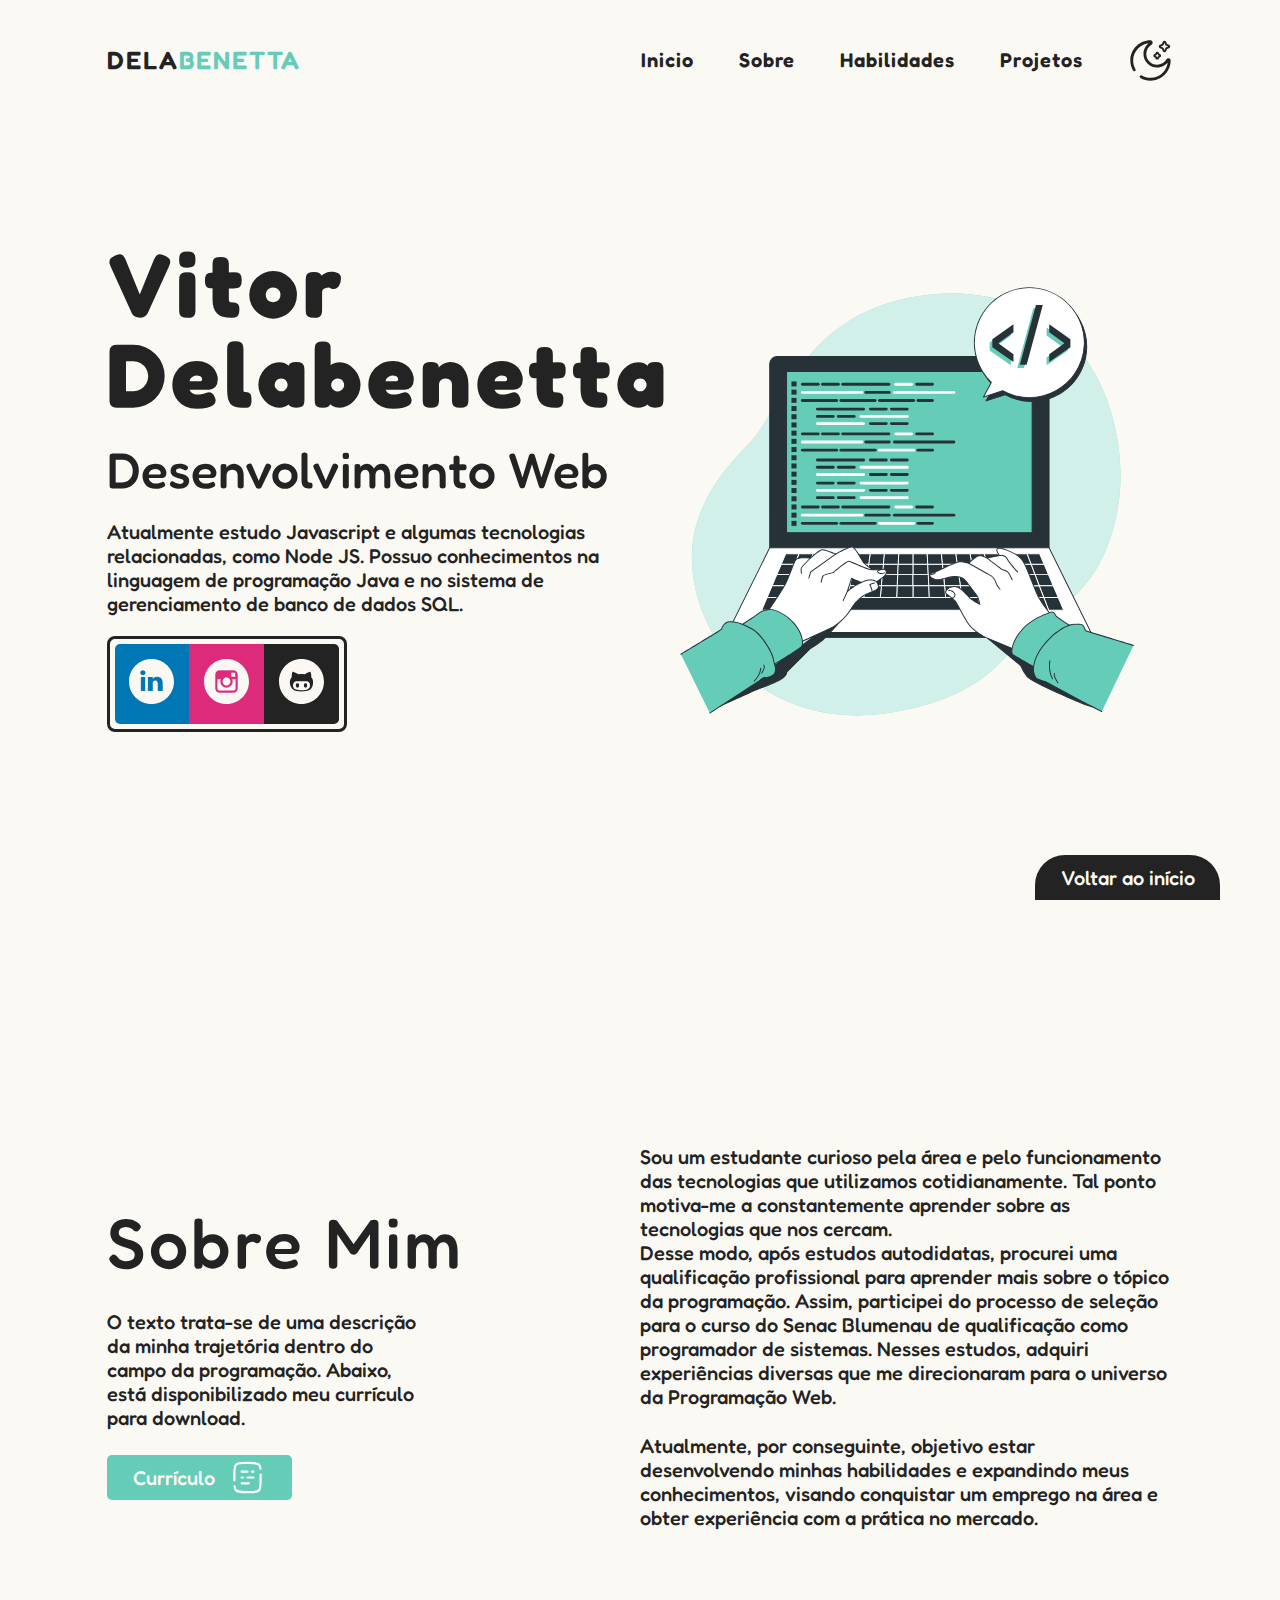
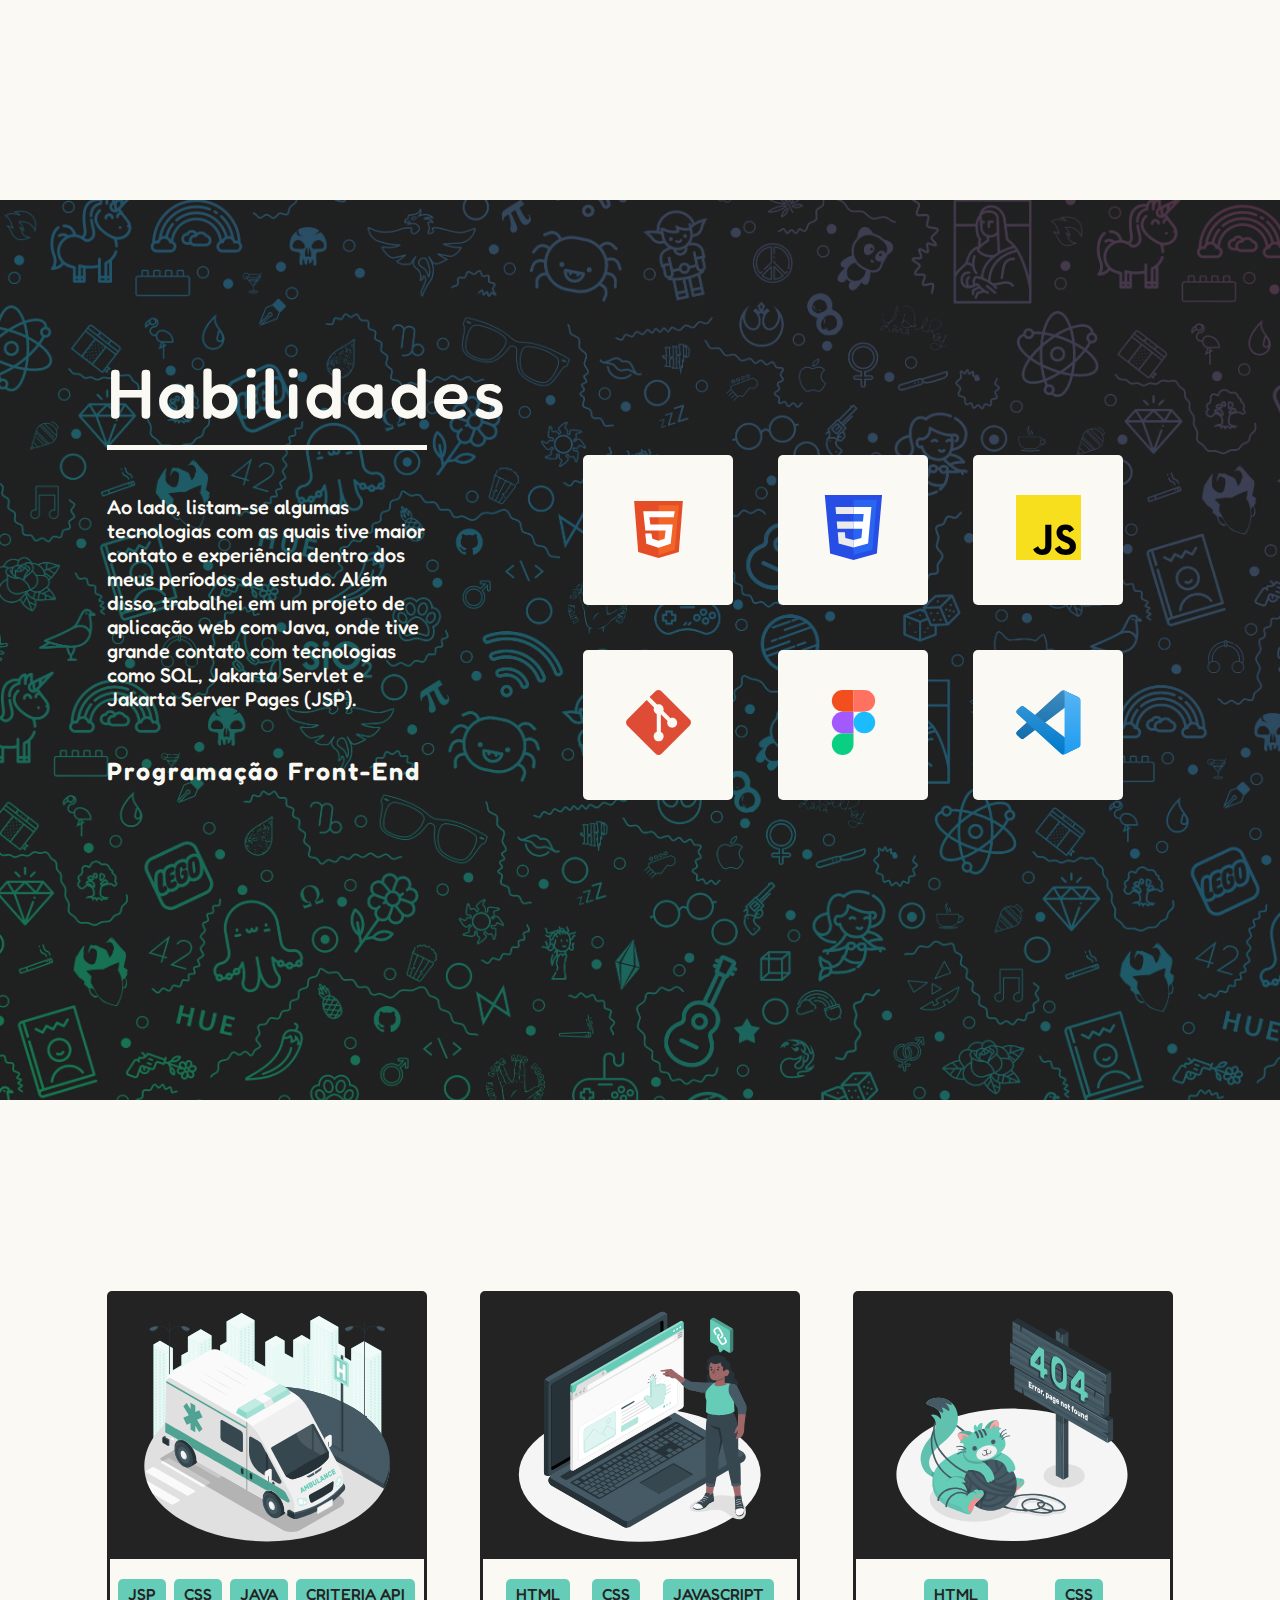
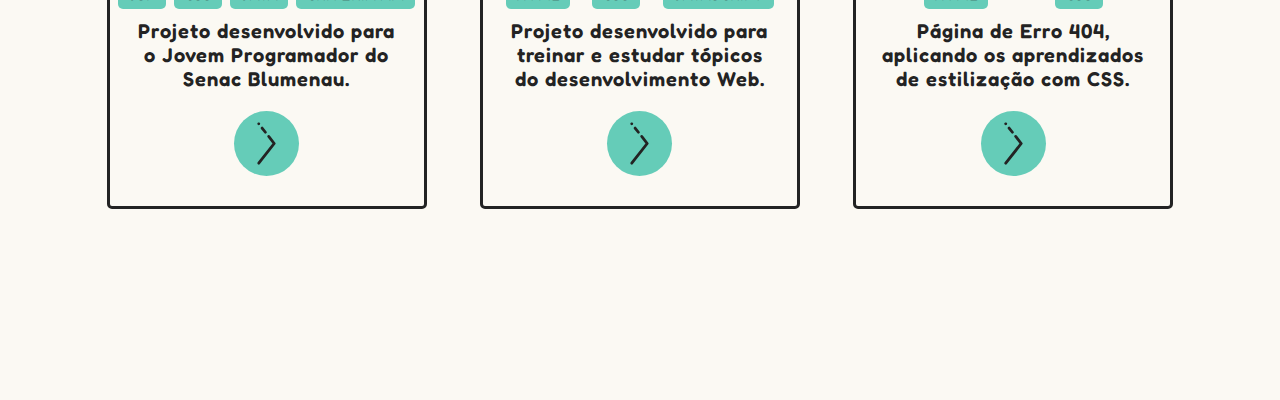
<file: index.html>
<!DOCTYPE html>
<html lang="pt-br">
<head>
    <title>Portfólio | Front-End</title>
    <meta name="description" content="Projeto de portfólio pessoal desenvolvido utilizando HTML, CSS e JavaScript.">
    <meta charset="UTF-8">
    <meta http-equiv="X-UA-Compatible" content="IE=edge">
    <meta name="viewport" content="width=device-width, initial-scale=1.0">
    <meta name="author" content="Gabriel Delabenetta">
    <link rel="stylesheet" type="text/css" href="./assets/estilos/padroes.css">
    <link rel="stylesheet" type="text/css" href="./assets/estilos/inicial.css">
</head>
<body>
    <header id="cabecalho">
        <p class="texto-especial">Dela<span>benetta</span></p>
        <nav class="barra-navegacao">
            <a href="#cabecalho" class="texto-enfase">Inicio</a>
            <a href="#sobre" class="texto-enfase">Sobre</a>
            <a href="#habilidades" class="texto-enfase">Habilidades</a>
            <a href="#projetos" class="texto-enfase">Projetos</a>
            <img src="./assets/imagens/icone-lua.svg" id="icone" class="icone">
        </nav>
    </header>
    <main>
        <div id="botao-subir">
            <a href="#cabecalho" class="texto">Voltar ao início</a>
        </div>
        <section id="inicio" class="template-grid">
            <div class="conteudo-esquerda">
                <h1 class="titulo">Vitor Delabenetta</h1>
                <h2 class="subtitulo">Desenvolvimento Web</h2>
                <p class="texto">Atualmente estudo Javascript e algumas tecnologias relacionadas, como Node JS. Possuo conhecimentos na linguagem de programação Java e no sistema de gerenciamento de banco de dados SQL.</p>
                <div class="redes-sociais">
                    <div class="fundo-linkedin">
                        <a href="https://www.linkedin.com/in/gabriel-delabenetta/" target="_blank"><img src="./assets/imagens/logo-linkedin.svg" class="icone"></a>
                    </div>
                    <div class="fundo-instagram">
                        <a href="https://www.instagram.com/invites/contact/?i=uyo65s6sqplr&" target="_blank"><img src="./assets/imagens/logo-instagram.svg" class="icone"></a>
                    </div>
                    <div class="fundo-github">
                        <a href="https://github.com/VitorDelabenetta"><img src="./assets/imagens/logo-github.svg" class="icone"></a>
                    </div>
                </div>
            </div>
            <div class="conteudo-direita">
                <img src="./assets/imagens/ilustracao-inicial.svg" alt="ilustracao-tecnologia">
            </div>
        </section>
        <section id="sobre" class="template-grid">
            <div class="conteudo-esquerda">
                <h2 class="subtitulo-especial">Sobre Mim</h2>
                <p class="texto">O texto trata-se de uma descrição da minha trajetória dentro do campo da programação. Abaixo, está disponibilizado meu currículo para download.</p>
                <a href="./assets/curriculo/vitor_delabenetta_curriculo.pdf" download="vitor_delabenetta_curriculo" class="texto">Currículo<img src="./assets/imagens/icone-curriculo.svg" id="icone-curriculo" class="icone"></a>
            </div>
            <div class="conteudo-direita">
                <p class="texto">Sou um estudante curioso pela área e pelo funcionamento das tecnologias que utilizamos cotidianamente. Tal ponto motiva-me a constantemente aprender sobre as tecnologias que nos cercam. <br> Desse modo, após estudos autodidatas, procurei uma qualificação profissional para aprender mais sobre o tópico da programação. Assim, participei do processo de seleção para o curso do Senac Blumenau de qualificação como programador de sistemas. Nesses estudos, adquiri experiências diversas que me direcionaram para o universo da Programação Web.</p>
                <p class="texto">Atualmente, por conseguinte, objetivo estar desenvolvendo minhas habilidades e expandindo meus conhecimentos, visando conquistar um emprego na área e obter experiência com a prática no mercado.</p>
            </div>
        </section>
        <section id="habilidades" class="template-grid">
            <div class="descricao">
                <h2 class="subtitulo-especial">Habilidades</h2>
                <p class="texto">Ao lado, listam-se algumas tecnologias com as quais tive maior contato e experiência dentro dos meus períodos de estudo. Além disso, trabalhei em um projeto de aplicação web com Java, onde tive grande contato com tecnologias como SQL, Jakarta Servlet e Jakarta Server Pages (JSP).</p>
                <p class="texto-especial">Programação Front-End</p>
            </div>
            <div class="tecnologias">
                <div class="agrupamento-superior">
                    <div class="fundo-html">
                        <img src="./assets/imagens/logo-html.svg" class="icone">
                        <p class="texto-enfase">Html</p>
                    </div>
                    <div class="fundo-css">
                        <img src="./assets/imagens/logo-css.svg" class="icone">
                        <p class="texto-enfase">Css</p>
                    </div>
                    <div class="fundo-javascript">
                        <img src="./assets/imagens/logo-javascript.svg" class="icone">
                        <p class="texto-enfase">Javascript</p>
                    </div>
                </div>
                <div class="agrupamento-inferior">
                    <div class="fundo-git">
                        <img src="./assets/imagens/logo-git.svg" class="icone">
                        <p class="texto-enfase">Git</p>
                    </div>
                    <div class="fundo-figma">
                        <img src="./assets/imagens/logo-figma.svg" class="icone">
                        <p class="texto-enfase">Figma</p>
                    </div>
                    <div class="fundo-vscode">
                        <img src="./assets/imagens/logo-vscode.svg" class="icone">
                        <p class="texto-enfase">Vs Code</p>
                    </div>
                </div>
            </div>
        </section>
        <section id="projetos" class="template-grid">
            <div class="agrupamento-projetos">
                <div class="card-projeto">
                    <div class="card-imagem">
                        <img src="./assets/imagens/projeto-mediconnect.svg">
                    </div>
                    <div class="card-conteudo">
                        <div class="tecnologias">
                            <span class="etiqueta-html texto">Jsp</span>
                            <span class="etiqueta-css texto">Css</span>
                            <span class="etiqueta-java texto">Java</span>
                            <span class="etiqueta-sql texto">Criteria API</span>
                        </div>
                        <p class="descricao texto-enfase">Projeto desenvolvido para o Jovem Programador do Senac Blumenau.</p>
                        <div class="botao">
                            <a href="https://github.com/Dev2Health/MediConnect" target="_blank"><img src="./assets/imagens/icone-seta.svg" class="icone"></a>
                        </div>
                    </div>
                </div>
                <div class="card-projeto">
                    <div class="card-imagem">
                        <img src="./assets/imagens/projeto-web.svg">
                    </div>
                    <div class="card-conteudo">
                        <div class="tecnologias">
                            <span class="etiqueta-html texto">Html</span>
                            <span class="etiqueta-css texto">Css</span>
                            <span class="etiqueta-javascript texto">Javascript</span>
                        </div>
                        <p class="descricao texto-enfase">Projeto desenvolvido para treinar e estudar tópicos do desenvolvimento Web.</p>
                        <div class="botao">
                            <a href="https://github.com/VitorDelabenetta/Web-Page" target="_blank"><img src="./assets/imagens/icone-seta.svg" class="icone"></a>
                        </div>
                    </div>
                </div>
                <div class="card-projeto">
                    <div class="card-imagem">
                        <img src="./assets/imagens/projeto-error.svg">
                    </div>
                    <div class="card-conteudo">
                        <div class="tecnologias">
                            <span class="etiqueta-html texto">Html</span>
                            <span class="etiqueta-css texto">Css</span>
                        </div>
                        <p class="descricao texto-enfase">Página de Erro 404, aplicando os aprendizados de estilização com CSS.</p>
                        <div class="botao">
                            <a href="https://github.com/VitorDelabenetta/404-Page" target="_blank"><img src="./assets/imagens/icone-seta.svg" class="icone"></a>
                        </div>
                    </div>
                </div>
            </div>
        </section>
    </main>
    <script src="./assets/scripts/inicial.js"></script>
</body>
</html>
</file>
<file: assets/estilos/padroes.css>
@import url('https://fonts.googleapis.com/css2?family=Fredoka:wght@500;600;700&display=swap');

* {
    margin: 0;
    padding: 0;
    text-decoration: none;
    border-style: none;
    box-sizing: border-box;
}

html {
    scroll-behavior: smooth;
}

:root {
    /* coloração */
    --cor-principal: #FBF9F3;
    --cor-secundaria: #232323;
    --gradiente-tecnologias: linear-gradient(#2323238c, #2323238c);
    --cinza: #CCCCCC;
    --cinza-escuro: #8c8c8c;
    --verde: #65CCB8;
    /* fonte */
    --fonte: 'Fredoka', sans-serif;
}

.tema-escuro {
    --cor-principal: #232323;
    --cor-secundaria: #FBF9F3;
    --gradiente-tecnologias: linear-gradient(#65CCB7AE, #65CCB7AE);

    & #icone-curriculo {
        filter: brightness(0);
    }
}

::selection {
    background-color: var(--cinza);
}

/* padronização dos textos */

.texto {
    font-family: var(--fonte);
    font-weight: 500;
    font-size: 20px;
}

.texto-especial {
    font-family: var(--fonte);
    font-weight: 600;
    font-size: 25px;
    letter-spacing: 2px;
}

.texto-enfase {
    font-family: var(--fonte);
    font-weight: 600;
    font-size: 20px;
    letter-spacing: 1px;
}

.titulo {
    font-family: var(--fonte);
    font-weight: 700;
    font-size: 90px;
    letter-spacing: 5px;
    line-height: 1;
}

.subtitulo {
    font-family: var(--fonte);
    font-weight: 500;
    font-size: 50px;
}

.subtitulo-especial {
    font-family: var(--fonte);
    font-weight: 500;
    font-size: 70px;
    letter-spacing: 3px;
}

/* posicionamentos do grid */

.template-grid {
    display: grid;
    grid-template-columns: repeat(12, 1fr);
    width: 100vw;
}

.conteudo-esquerda {
    grid-column: 2 / 7;
}

.conteudo-direita {
    grid-column: 7 / 12;
}

/* ícones */

.icone {
    height: 45px;
    cursor: pointer;
}

.icone-pequeno {
    height: 30px;
}
</file>
<file: assets/estilos/inicial.css>
body {
    background-color: var(--cor-principal);
    color: var(--cor-secundaria);
}

section {
	min-height: 720px;
    height: 100vh;
}

#botao-subir {
    display: flex;
    justify-content: center;
    align-items: center;
    position: fixed;
    bottom: 0;
    right: 60px;
    width: 185px;
    height: 45px;
    border-radius: 30px 30px 0 0;
    background-color: var(--cor-secundaria);
}

#botao-subir a {
    color: var(--cor-principal);
}

/* cabeçalho */

#cabecalho {
    display: flex;
    align-items: center;
    justify-content: space-between;
    height: 120px;
    margin: 0 8.33vw;
}

#cabecalho .texto-especial {
    text-transform: uppercase;
}

#cabecalho .texto-especial span {
    color: var(--verde);
}

#cabecalho .barra-navegacao {
    display: flex;
    align-items: center;
    gap: 45px;
}

#cabecalho .barra-navegacao a {
    color: var(--cor-secundaria);
}

#cabecalho .barra-navegacao a:hover {
    border-bottom: 3px solid var(--verde);
    padding-top: 3px;
}

/* início */

#inicio {
    height: calc(100vh - 120px);
    align-items: center;
}

#inicio .conteudo-esquerda {
    display: flex;
    flex-direction: column;
    gap: 20px;
    padding-bottom: 50px;
}

#inicio .conteudo-direita {
    display: flex;
    align-items: center;
    justify-content: center;
}

#inicio .conteudo-direita img {
    width: 90%;
}

.redes-sociais {
    display: flex;
    width: 240px;
    border: 3px solid var(--cor-secundaria);
    border-radius: 8px;
    padding: 5px;
}

.redes-sociais [class*="fundo-"] {
    display: flex;
    align-items: center;
    justify-content: center;
    height: 80px;
    width: 80px;
}

.redes-sociais [class*="fundo-"]:nth-child(1) {
    background-color: #0077B5;
    border-radius: 5px 0 0 5px;
}

.redes-sociais [class*="fundo-"]:nth-child(2) {
    background: #DD2A7B;
}

.redes-sociais [class*="fundo-"]:nth-child(3) {
    background-color: #232323;
    border-radius: 0 5px 5px 0;
}

/* sobre */

#sobre [class*="conteudo-"] {
    display: flex;
    flex-direction: column;
    justify-content: center;
}

#sobre .conteudo-esquerda p {
    width: 25vw;
    padding: 25px 0;
}

#sobre .conteudo-esquerda a {
    display: flex;
    align-items: center;
    justify-content: center;
    gap: 15px;
    width: 185px;
    height: 45px;
    border-radius: 5px;
    color: var(--cor-principal);
    background-color: var(--verde);
}

#sobre .conteudo-esquerda a img {
    width: 35px;
}

#icone-curriculo {
    filter: brightness(100);
}

#sobre .conteudo-direita .texto {
    padding-bottom: 25px;
}

/* tecnologias */

#habilidades {
    background: var(--gradiente-tecnologias),url("../imagens/background.jpg");
    background-size: 140%;
    color: var(--cor-principal);
}

#habilidades .descricao {
    grid-column: 2 / 5;
    margin-top: 16.66vh;
    display: flex;
    flex-direction: column;
    gap: 45px;
}

#habilidades .descricao .subtitulo-especial {
    padding-bottom: 10px;
    border-bottom: 5px solid var(--cor-principal);
}

#habilidades .tecnologias {
    grid-column: 6 / 12;
    display: flex;
    flex-direction: column;
    align-items: center;
    justify-content: center;
}

.tecnologias [class*="agrupamento-"] {
    display: flex;
    gap: 45px;
    margin-bottom: 45px;
}

.tecnologias [class*="agrupamento-"] [class*="fundo-"] {
    display: flex;
    flex-direction: column;
    align-items: center;
    height: 150px;
    width: 150px;
    padding-top: 40px;
    background-color: var(--cor-principal);
    border-radius: 5px;
}

.tecnologias [class*="agrupamento-"] [class*="fundo-"]:hover .texto-enfase {
    color: var(--cor-secundaria);
    margin-top: 10px;
}

.tecnologias [class*="agrupamento-"] img {
    height: 65px;
}

.tecnologias [class*="agrupamento-"] .texto-enfase {
    text-transform: uppercase;
    letter-spacing: 2px;
    color: var(--cor-principal);
}

/* projetos */

.agrupamento-projetos {
    grid-column: 2 / 12;
    display: flex;
    flex-wrap: wrap;
    align-items: center;
    justify-content: space-between;
    gap: 45px;
}

.card-projeto {
    display: flex;
    flex-direction: column;
    width: 25vw;
}

.card-imagem {
    display: flex;
    align-items: center;
    justify-content: center;
    height: 265px;
    border-radius: 5px 5px 0 0;
    background-color: var(--cor-secundaria);
}

.card-imagem img {
    height: 95%;
    width: 95%;
}

.card-conteudo {
    border: 3px solid var(--cor-secundaria);
    border-radius: 0 0 5px 5px;
    padding: 10px 0;
}

.card-conteudo .tecnologias {
    display: flex;
    flex-wrap: wrap;
    align-items: center;
    justify-content: space-evenly;
    
}

.card-conteudo .tecnologias span {
    margin: 10px 0;
    padding: 5px 10px;
    background-color: var(--verde);
    border-radius: 5px;
    text-transform: uppercase;
    font-size: 16px;
}

.card-conteudo .descricao {
    height: calc(100% + 20px);
    text-align: center;
    margin: 0 20px;
}

.card-conteudo .botao {
    display: flex;
    justify-content: center;
    margin: 20px 0;
}

.card-conteudo .botao a {
    display: flex;
    align-items: center;
    justify-content: center;
    height: 65px;
    width: 65px;
    border-radius: 50%;
    background-color: var(--verde);
}

/* MIDIA QUERRY - RESPONSIVIDADE EM TELAS MENORES */

@media screen and (max-width: 1200px) {

    /* início */

    #inicio .conteudo-esquerda {
        grid-column: 2 / 12;
    }

    #inicio .conteudo-direita {
        display: none;
    }

    /* habilidades */

    #habilidades {
        display: flex;
        flex-direction: column;
        padding: 0 8.33vw;
    }

    .tecnologias [class*="agrupamento-"] {
        gap: 35px;
    }

    #habilidades .tecnologias {
        flex-direction: row;
        gap: 35px;
        margin-top: 45px;
    }

    #habilidades .descricao .subtitulo-especial {
        text-align: center;
    }

    .tecnologias [class*="agrupamento-"] [class*="fundo-"] {
        height: 120px;
        width: 120px;
    }

    .tecnologias [class*="agrupamento-"] img {
        height: 45px;
    }

    .tecnologias [class*="agrupamento-"] .texto-enfase {
        font-size: 16px;
    }

    /* projetos */

    .card-conteudo .tecnologias span:nth-child(4) {
        display: none;
    }

    .card-conteudo .botao {
        margin: 10px 0;
    }
    .card-conteudo .botao a {
        transition: all 300ms ease;
        border-radius: 5px;
        width: 100px;
        height: 45px;
    }
    .card-conteudo .botao a img {
        width: 30px;
    }
}

@media screen and (max-width: 1100px) {
    
    /* projetos */

    .agrupamento-projetos {
        gap: 0;
    }

    .card-projeto {
        flex-direction: row;
        width: 100vw;
    }

    .card-imagem {
        width: 350px;
        height: 200px;
        border-radius: 5px 0 0 5px;
    }

    .card-imagem img {
        height: 85%;
        width: 85%;
    }

    .card-conteudo {
        height: 200px;
        border-radius: 0 5px 5px 0;
    }

    .card-conteudo .tecnologias {
        justify-content: center;
        gap: 45px;
    }

    .card-conteudo .descricao {
        height: 65px;
    }
}

@media screen and (max-width: 980px) {

    /* cabeçalho */

    #cabecalho .barra-navegacao a {
        display: none;
    }

    /* sobre */

    #sobre [class*="conteudo-"] {
        grid-column: 2 / 12;
    }

    #sobre .conteudo-esquerda p {
        width: 100%;
    }

    /* habilidades */

    #habilidades .descricao .texto {
        display: none;
    }

    #habilidades .tecnologias {
        flex-direction: column;
    }

    .tecnologias [class*="agrupamento-"] {
        margin-bottom: 0;
    }
}

@media screen and (max-width: 720px) {

    /* projetos */

    .card-imagem {
        display: none;
    }

}
</file>
